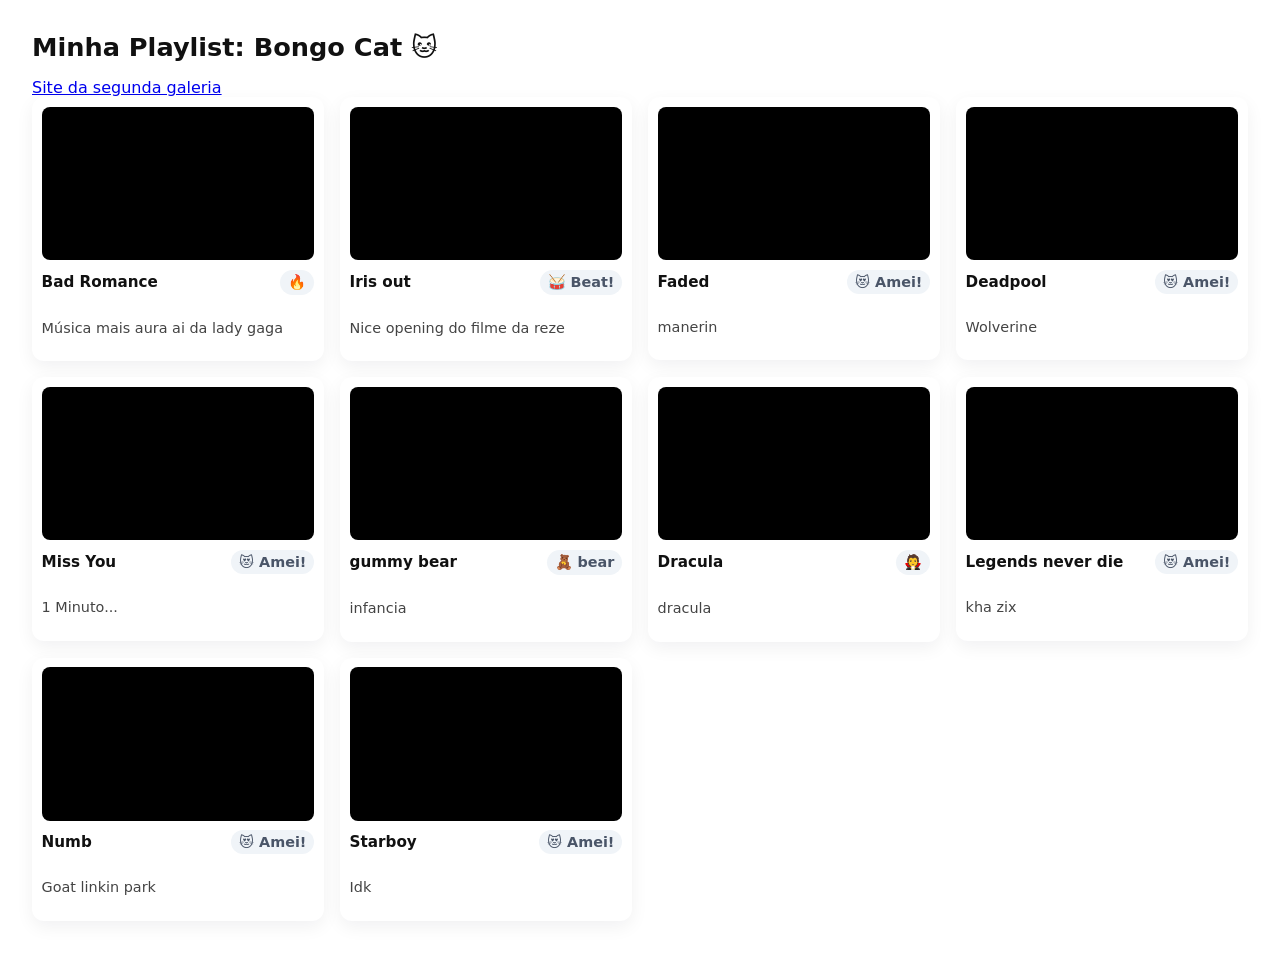
<file: index.html>
<!doctype html>
<html lang="pt-BR">
<head>
  <meta charset="utf-8" />
  <meta name="viewport" content="width=device-width,initial-scale=1" />
  <title>Galeria Bongo Cat</title>
  <link rel="stylesheet" href="style.css">
</head>
<body>
  <h1>Minha Playlist: Bongo Cat 🐱</h1>
  <a href="galeria2.html">Site da segunda galeria</a>
  <section class="grid">
    
<!-- EXEMPLO 1 -->
    <article class="card">
      <div class="video-wrap">
        <iframe width="560" height="315" src="https://www.youtube.com/embed/L9achtCtHnQ?si=B_3c1eyhUU0yQslL" title="YouTube video player" frameborder="0" allow="accelerometer; autoplay; clipboard-write; encrypted-media; gyroscope; picture-in-picture; web-share" referrerpolicy="strict-origin-when-cross-origin" allowfullscreen></iframe>
      </div>
      <div class="meta">
        <div class="title">Bad Romance</div>
        <div class="badge">🔥</div>
      </div>
      <p class="desc">Música mais aura ai da lady gaga</p>
    </article>

    <!-- EXEMPLO 2 -->
    <article class="card">
      <div class="video-wrap">
        <iframe width="560" height="315" src="https://www.youtube.com/embed/6ey6wg0DUMA?si=UrMtUXLuyfcJjKuJ" title="YouTube video player" frameborder="0" allow="accelerometer; autoplay; clipboard-write; encrypted-media; gyroscope; picture-in-picture; web-share" referrerpolicy="strict-origin-when-cross-origin" allowfullscreen></iframe>
      </div>
      <div class="meta">
        <div class="title">Iris out</div>
        <div class="badge">🥁 Beat!</div>
      </div>
      <p class="desc">Nice opening do filme da reze</p>
    </article>

    <!-- EXEMPLO 3 -->
    <article class="card">
      <div class="video-wrap">
       <iframe width="560" height="315" src="https://www.youtube.com/embed/BRGszRJGsY0?si=riq3FZSzao5b-57T" title="YouTube video player" frameborder="0" allow="accelerometer; autoplay; clipboard-write; encrypted-media; gyroscope; picture-in-picture; web-share" referrerpolicy="strict-origin-when-cross-origin" allowfullscreen></iframe>
      </div>
      <div class="meta">
        <div class="title">Faded</div>
        <div class="badge">😻 Amei!</div>
      </div>
      <p class="desc">manerin</p>
    </article>

 <!-- EXEMPLO 4 -->
    <article class="card">
      <div class="video-wrap">
        <iframe width="560" height="315" src="https://www.youtube.com/embed/Iik0py8C40A?si=xwd4sWqDchLhMos-" title="YouTube video player" frameborder="0" allow="accelerometer; autoplay; clipboard-write; encrypted-media; gyroscope; picture-in-picture; web-share" referrerpolicy="strict-origin-when-cross-origin" allowfullscreen></iframe>
      </div>
      <div class="meta">
        <div class="title">Deadpool</div>
        <div class="badge">😻 Amei!</div>
      </div>
      <p class="desc">Wolverine</p>
    </article>

 <!-- EXEMPLO 3 -->
    <article class="card">
      <div class="video-wrap">
        <iframe width="560" height="315" src="https://www.youtube.com/embed/MoWDhKUkMa0?si=ndxt7e551H-smTMG" title="YouTube video player" frameborder="0" allow="accelerometer; autoplay; clipboard-write; encrypted-media; gyroscope; picture-in-picture; web-share" referrerpolicy="strict-origin-when-cross-origin" allowfullscreen></iframe>
      </div>
      <div class="meta">
        <div class="title">Miss You</div>
        <div class="badge">😻 Amei!</div>
      </div>
      <p class="desc">1 Minuto...</p>
    </article>

     <!-- EXEMPLO 3 -->
    <article class="card">
      <div class="video-wrap">
        <iframe width="560" height="315" src="https://www.youtube.com/embed/E8snElUSSUI?si=WCMfyjSMWAMgNBUb" title="YouTube video player" frameborder="0" allow="accelerometer; autoplay; clipboard-write; encrypted-media; gyroscope; picture-in-picture; web-share" referrerpolicy="strict-origin-when-cross-origin" allowfullscreen></iframe>
      </div>
      <div class="meta">
        <div class="title">gummy bear</div>
        <div class="badge">🧸 bear</div>
      </div>
      <p class="desc">infancia</p>
    </article>

     <!-- EXEMPLO 3 -->
    <article class="card">
      <div class="video-wrap">
        <iframe width="560" height="315" src="https://www.youtube.com/embed/GMI5X6oHzkE?si=BBGeOvgDXxwY911a" title="YouTube video player" frameborder="0" allow="accelerometer; autoplay; clipboard-write; encrypted-media; gyroscope; picture-in-picture; web-share" referrerpolicy="strict-origin-when-cross-origin" allowfullscreen></iframe>
      </div>
      <div class="meta">
        <div class="title">Dracula</div>
        <div class="badge">🧛</div>
      </div>
      <p class="desc">dracula</p>
    </article>

     <!-- EXEMPLO 3 -->
    <article class="card">
      <div class="video-wrap">
        <iframe width="560" height="315" src="https://www.youtube.com/embed/CWq7BLWY_e0?si=XQ3UN6OwtqHnFJvH" title="YouTube video player" frameborder="0" allow="accelerometer; autoplay; clipboard-write; encrypted-media; gyroscope; picture-in-picture; web-share" referrerpolicy="strict-origin-when-cross-origin" allowfullscreen></iframe>
      </div>
      <div class="meta">
        <div class="title">Legends never die</div>
        <div class="badge">😻 Amei!</div>
      </div>
      <p class="desc">kha zix</p>
    </article>

     <!-- EXEMPLO 3 -->
    <article class="card">
      <div class="video-wrap">
        <iframe width="560" height="315" src="https://www.youtube.com/embed/x-gQggvKEHw?si=RGUJR9DdXMzfTtyF" title="YouTube video player" frameborder="0" allow="accelerometer; autoplay; clipboard-write; encrypted-media; gyroscope; picture-in-picture; web-share" referrerpolicy="strict-origin-when-cross-origin" allowfullscreen></iframe>
      </div>
      <div class="meta">
        <div class="title">Numb</div>
        <div class="badge">😻 Amei!</div>
      </div>
      <p class="desc">Goat linkin park </p>
    </article>

     <!-- EXEMPLO 3 -->
    <article class="card">
      <div class="video-wrap">
        <iframe width="560" height="315" src="https://www.youtube.com/embed/IUxJtkNE0M8?si=90GuXzs5HvKb-NWH" title="YouTube video player" frameborder="0" allow="accelerometer; autoplay; clipboard-write; encrypted-media; gyroscope; picture-in-picture; web-share" referrerpolicy="strict-origin-when-cross-origin" allowfullscreen></iframe>
      </div>
      <div class="meta">
        <div class="title">Starboy</div>
        <div class="badge">😻 Amei!</div>
      </div>
      <p class="desc">Idk</p>
    </article>

  </section>
</body>
</html>
</file>
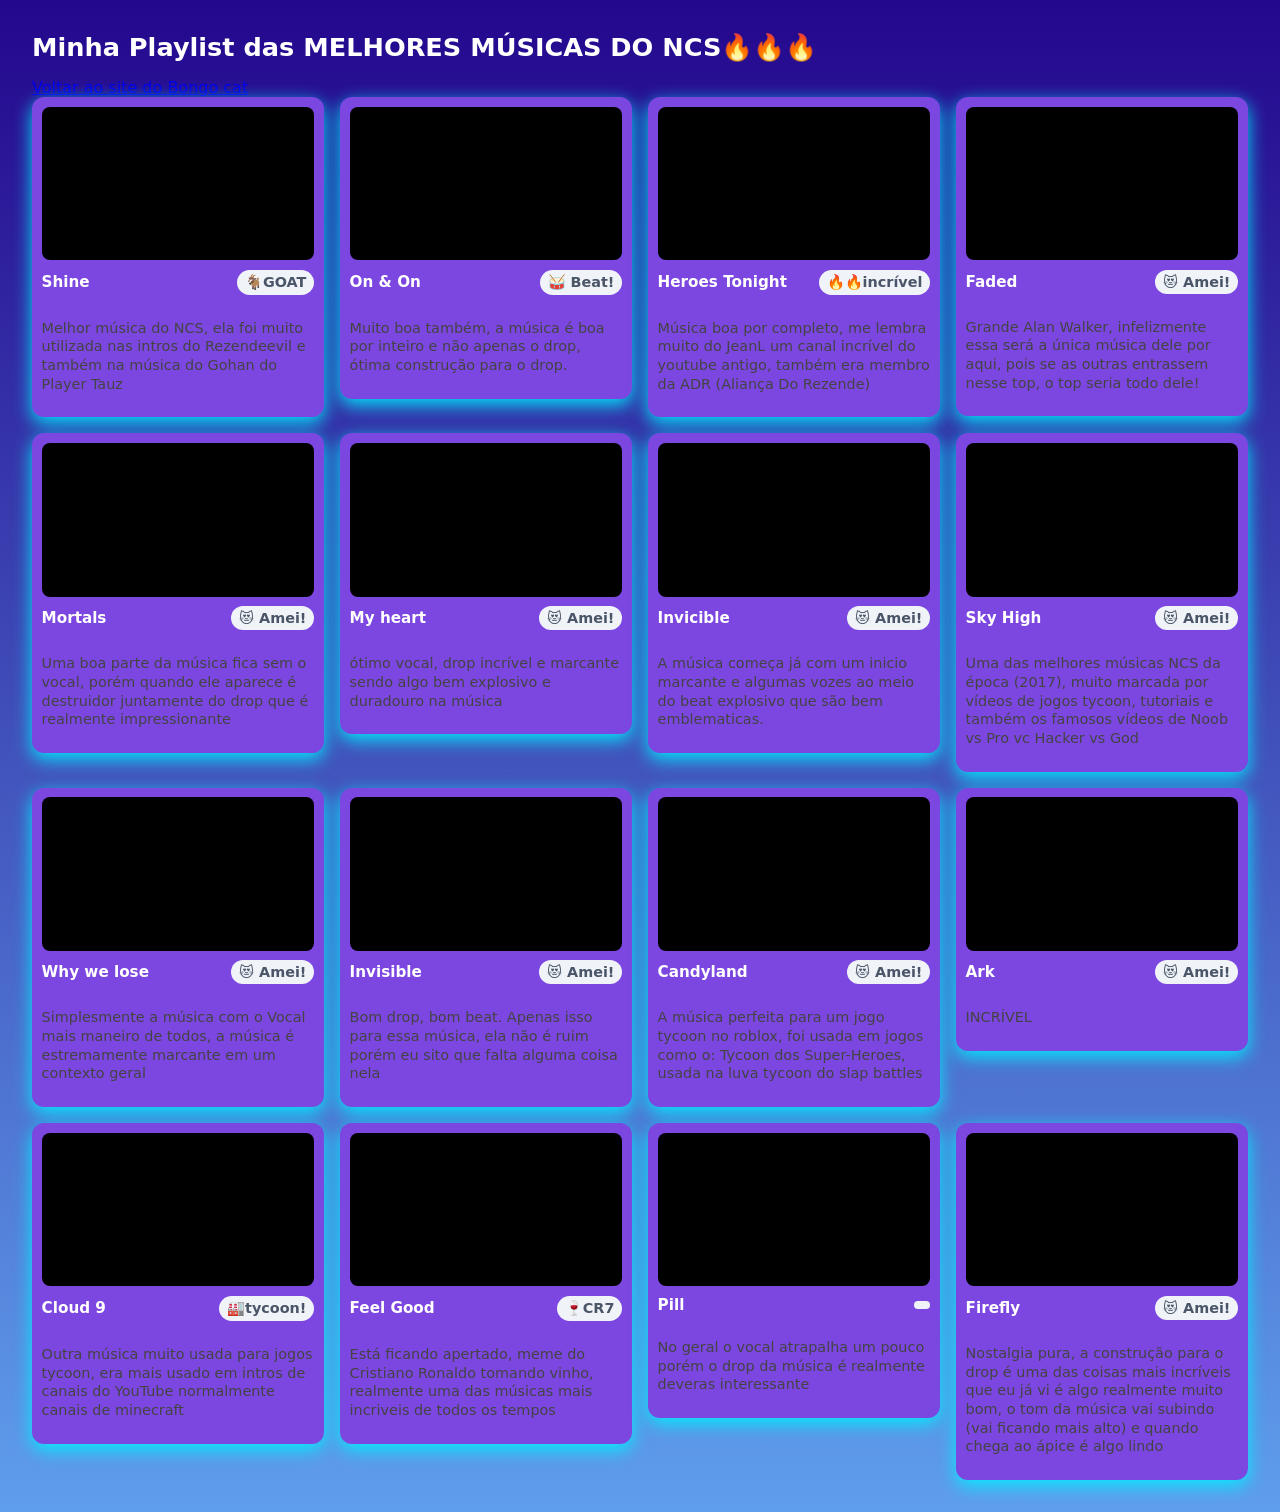
<file: galeria2.html>
<!doctype html>
<html lang="pt-BR">
<head>
  <meta charset="utf-8" />
  <meta name="viewport" content="width=device-width,initial-scale=1" />
  <title>Galeria Bongo Cat</title>
  <link rel="stylesheet" href="style2.css">
</head>
<body>
  <h1>Minha Playlist das MELHORES MÚSICAS DO NCS🔥🔥🔥 </h1>
  <a href="index.html">Voltar ao site do Bongo cat</a>

  <section class="grid">
    

    <article class="card">
      <div class="video-wrap">
        <iframe width="560" height="315" src="https://www.youtube.com/embed/n4tK7LYFxI0?si=qjoF0cGvCEjLDFzX" title="YouTube video player" frameborder="0" allow="accelerometer; autoplay; clipboard-write; encrypted-media; gyroscope; picture-in-picture; web-share" referrerpolicy="strict-origin-when-cross-origin" allowfullscreen></iframe>
      </div>
      <div class="meta">
        <div class="title">Shine</div>
        <div class="badge">🐐GOAT</div>
      </div>
      <p class="desc">Melhor música do NCS, ela foi muito utilizada nas intros do Rezendeevil e também na música do Gohan do Player Tauz</p>
    </article>

    <article class="card">
      <div class="video-wrap">
        <iframe width="560" height="315" src="https://www.youtube.com/embed/K4DyBUG242c?si=FsmmfE1K2RCcrgMc" title="YouTube video player" frameborder="0" allow="accelerometer; autoplay; clipboard-write; encrypted-media; gyroscope; picture-in-picture; web-share" referrerpolicy="strict-origin-when-cross-origin" allowfullscreen></iframe>
      </div>
      <div class="meta">
        <div class="title">On & On</div>
        <div class="badge">🥁 Beat!</div>
      </div>
      <p class="desc">Muito boa também, a música é boa por inteiro e não apenas o drop, ótima construção para o drop.</p>
    </article>

    <article class="card">
      <div class="video-wrap">
        <iframe width="560" height="315" src="https://www.youtube.com/embed/3nQNiWdeH2Q?si=OPvOaDDjgf_zjBnS" title="YouTube video player" frameborder="0" allow="accelerometer; autoplay; clipboard-write; encrypted-media; gyroscope; picture-in-picture; web-share" referrerpolicy="strict-origin-when-cross-origin" allowfullscreen></iframe>
      </div>
      <div class="meta">
        <div class="title">Heroes Tonight</div>
        <div class="badge">🔥🔥incrível</div>
      </div>
      <p class="desc">Música boa por completo, me lembra muito do JeanL um canal incrível do youtube antigo, também era membro da ADR (Aliança Do Rezende)</p>
    </article>

    <article class="card">
      <div class="video-wrap">
        <iframe width="560" height="315" src="https://www.youtube.com/embed/D9syciL3Xsg?si=5aVIG5CD-E0vYFy-" title="YouTube video player" frameborder="0" allow="accelerometer; autoplay; clipboard-write; encrypted-media; gyroscope; picture-in-picture; web-share" referrerpolicy="strict-origin-when-cross-origin" allowfullscreen></iframe>
      </div>
      <div class="meta">
        <div class="title">Faded</div>
        <div class="badge">😻 Amei!</div>
      </div>
      <p class="desc">Grande Alan Walker, infelizmente essa será a única música dele por aqui, pois se as outras entrassem nesse top, o top seria todo dele!</p>
    </article>

    <article class="card">
      <div class="video-wrap">
        <iframe width="560" height="315" src="https://www.youtube.com/embed/yJg-Y5byMMw?si=tSRZ04fV1cmZshqr" title="YouTube video player" frameborder="0" allow="accelerometer; autoplay; clipboard-write; encrypted-media; gyroscope; picture-in-picture; web-share" referrerpolicy="strict-origin-when-cross-origin" allowfullscreen></iframe>
      </div>
      <div class="meta">
        <div class="title">Mortals</div>
        <div class="badge">😻 Amei!</div>
      </div>
      <p class="desc">Uma boa parte da música fica sem o vocal, porém quando ele aparece é destruidor juntamente do drop que é realmente impressionante</p>
    </article>

    <article class="card">
      <div class="video-wrap">
        <iframe width="560" height="315" src="https://www.youtube.com/embed/jK2aIUmmdP4?si=5fHH47980XlMYDgi" title="YouTube video player" frameborder="0" allow="accelerometer; autoplay; clipboard-write; encrypted-media; gyroscope; picture-in-picture; web-share" referrerpolicy="strict-origin-when-cross-origin" allowfullscreen></iframe>
      </div>
      <div class="meta">
        <div class="title">My heart</div>
        <div class="badge">😻 Amei!</div>
      </div>
      <p class="desc">ótimo vocal, drop incrível e marcante sendo algo bem explosivo e duradouro na música</p>
    </article>

    <article class="card">
      <div class="video-wrap">
        <iframe width="560" height="315" src="https://www.youtube.com/embed/J2X5mJ3HDYE?si=67GZU5_n313Vg1JZ" title="YouTube video player" frameborder="0" allow="accelerometer; autoplay; clipboard-write; encrypted-media; gyroscope; picture-in-picture; web-share" referrerpolicy="strict-origin-when-cross-origin" allowfullscreen></iframe>
      </div>
      <div class="meta">
        <div class="title">Invicible</div>
        <div class="badge">😻 Amei!</div>
      </div>
      <p class="desc">A música começa já com um inicio marcante e algumas vozes ao meio do beat explosivo que são bem emblematicas.</p>
    </article>

    <article class="card">
      <div class="video-wrap">
        <iframe width="560" height="315" src="https://www.youtube.com/embed/TW9d8vYrVFQ?si=wB1m5txZXKMmGxUn" title="YouTube video player" frameborder="0" allow="accelerometer; autoplay; clipboard-write; encrypted-media; gyroscope; picture-in-picture; web-share" referrerpolicy="strict-origin-when-cross-origin" allowfullscreen></iframe>
      </div>
      <div class="meta">
        <div class="title">Sky High</div>
        <div class="badge">😻 Amei!</div>
      </div>
      <p class="desc">Uma das melhores músicas NCS da época (2017), muito marcada por vídeos de jogos tycoon, tutoriais e também os famosos vídeos de Noob vs Pro vc Hacker vs God</p>
    </article>

    <article class="card">
      <div class="video-wrap">
        <iframe width="560" height="315" src="https://www.youtube.com/embed/zyXmsVwZqX4?si=Ryr1TlpgqISbt6NC" title="YouTube video player" frameborder="0" allow="accelerometer; autoplay; clipboard-write; encrypted-media; gyroscope; picture-in-picture; web-share" referrerpolicy="strict-origin-when-cross-origin" allowfullscreen></iframe>
      </div>
      <div class="meta">
        <div class="title">Why we lose</div>
        <div class="badge">😻 Amei!</div>
      </div>
      <p class="desc">Simplesmente a música com o Vocal mais maneiro de todos, a música é estremamente marcante em um contexto geral</p>
    </article>


    <article class="card">
      <div class="video-wrap">
        <iframe width="560" height="315" src="https://www.youtube.com/embed/QglaLzo_aPk?si=str_RnuCPkO3FTLL" title="YouTube video player" frameborder="0" allow="accelerometer; autoplay; clipboard-write; encrypted-media; gyroscope; picture-in-picture; web-share" referrerpolicy="strict-origin-when-cross-origin" allowfullscreen></iframe>
      </div>
      <div class="meta">
        <div class="title">Invisible</div>
        <div class="badge">😻 Amei!</div>
      </div>
      <p class="desc">Bom drop, bom beat. Apenas isso para essa música, ela não é ruim porém eu sito que falta alguma coisa nela</p>
    </article>

    <article class="card">
      <div class="video-wrap">
        <iframe width="560" height="315" src="https://www.youtube.com/embed/bJ-ldzTkJEA?si=TNCsg9K-PpxHWqKp" title="YouTube video player" frameborder="0" allow="accelerometer; autoplay; clipboard-write; encrypted-media; gyroscope; picture-in-picture; web-share" referrerpolicy="strict-origin-when-cross-origin" allowfullscreen></iframe>
      </div>
      <div class="meta">
        <div class="title">Candyland</div>
        <div class="badge">😻 Amei!</div>
      </div>
      <p class="desc">A música perfeita para um jogo tycoon no roblox, foi usada em jogos como o: Tycoon dos Super-Heroes, usada na luva tycoon do slap battles</p>
    </article>

    <article class="card">
      <div class="video-wrap">
        <iframe width="560" height="315" src="https://www.youtube.com/embed/IVSDjqQnnuY?si=Ltje0Azjz-duR8HP" title="YouTube video player" frameborder="0" allow="accelerometer; autoplay; clipboard-write; encrypted-media; gyroscope; picture-in-picture; web-share" referrerpolicy="strict-origin-when-cross-origin" allowfullscreen></iframe>
      </div>
      <div class="meta">
        <div class="title">Ark</div>
        <div class="badge">😻 Amei!</div>
      </div>
      <p class="desc">INCRÍVEL</p>
    </article>

    <article class="card">
      <div class="video-wrap">
        <iframe width="560" height="315" src="https://www.youtube.com/embed/FZa2yA7r-T0?si=RH-A7gUJEWbYT_im" title="YouTube video player" frameborder="0" allow="accelerometer; autoplay; clipboard-write; encrypted-media; gyroscope; picture-in-picture; web-share" referrerpolicy="strict-origin-when-cross-origin" allowfullscreen></iframe>
      </div>
      <div class="meta">
        <div class="title">Cloud 9</div>
        <div class="badge">🏭tycoon!</div>
      </div>
      <p class="desc">Outra música muito usada para jogos tycoon, era mais usado em intros de canais do YouTube normalmente canais de minecraft</p>
    </article>

    <article class="card">
      <div class="video-wrap">
       <iframe width="560" height="315" src="https://www.youtube.com/embed/q1ULJ92aldE?si=xe6TiMQzgdZ5TcHd" title="YouTube video player" frameborder="0" allow="accelerometer; autoplay; clipboard-write; encrypted-media; gyroscope; picture-in-picture; web-share" referrerpolicy="strict-origin-when-cross-origin" allowfullscreen></iframe>
      </div>
      <div class="meta">
        <div class="title">Feel Good</div>
        <div class="badge">🍷CR7</div>
      </div>
      <p class="desc">Está ficando apertado, meme do Cristiano Ronaldo tomando vinho, realmente uma das músicas mais incriveis de todos os tempos</p>
    </article>

    <article class="card">
      <div class="video-wrap">
       <iframe width="560" height="315" src="https://www.youtube.com/embed/CLiXUT3MS34?si=ECvn88Nxop3xTb1G" title="YouTube video player" frameborder="0" allow="accelerometer; autoplay; clipboard-write; encrypted-media; gyroscope; picture-in-picture; web-share" referrerpolicy="strict-origin-when-cross-origin" allowfullscreen></iframe>
      </div>
      <div class="meta">
        <div class="title">Pill</div>
        <div class="badge"></div>
      </div>
      <p class="desc">No geral o vocal atrapalha um pouco porém o drop da música é realmente deveras interessante</p>
    </article>

    <article class="card">
      <div class="video-wrap">
       <iframe width="560" height="315" src="https://www.youtube.com/embed/x_OwcYTNbHs?si=M0toDhekFaIkirAV" title="YouTube video player" frameborder="0" allow="accelerometer; autoplay; clipboard-write; encrypted-media; gyroscope; picture-in-picture; web-share" referrerpolicy="strict-origin-when-cross-origin" allowfullscreen></iframe>
      </div>
      <div class="meta">
        <div class="title">Firefly</div>
        <div class="badge">😻 Amei!</div>
      </div>
      <p class="desc">Nostalgia pura, a construção para o drop é uma das coisas mais incríveis que eu já vi é algo realmente muito bom, o tom da música vai subindo (vai ficando mais alto) e quando chega ao ápice é algo lindo</p>
    </article>
   </section>
</body>
</html>
</file>
<file: style.css>
:root{
  --gap: 1rem;
  --card-bg: #ffffff;
  --radius: 12px;
}
body{
  font-family: system-ui, -apple-system, sans-serif;
  background: linear-gradient(180deg,0#f6f7fb,#eef2f7);
  margin: 0;
  padding: 2rem;
  color: #111;
}

h1{ margin: 0 0 1rem 0; font-size: 1.6rem; }

.grid{
  display: grid;
  grid-template-columns: repeat(auto-fit, minmax(260px, 1fr));
  gap: var(--gap);
  align-items: start;
}

.card{
  background: var(--card-bg);
  border-radius: var(--radius);
  padding: 0.6rem;
  box-shadow: 0 6px 18px rgba(15,20,30,0.06);
  transition: transform .18s ease;
  display: flex;
  flex-direction: column;
  gap: .6rem;
}
.card:hover{
  transform: translateY(-6px);
  box-shadow: 0 12px 30px rgba(15,20,30,0.12);
}

.video-wrap{
  position: relative;
  width: 100%;
  padding-top: 56.25%; /* Mantém proporção 16:9 */
  border-radius: calc(var(--radius) - 4px);
  overflow: hidden;
  background: #000;
}
/* O CSS abaixo garante que o iframe colado ocupe todo o espaço */
.video-wrap iframe{
  position: absolute;
  inset: 0;
  width: 100%;
  height: 100%;
  border: 0;
}

.meta{
  display:flex;
  justify-content: space-between;
  align-items: center;
  gap: .5rem;
  font-size: .95rem;
}
.title{ font-weight: 600; }

.desc{
  font-size: .9rem;
  color: #444;
  line-height: 1.3;
}

.badge{
  background: #f0f4f8;
  padding: .25rem .5rem;
  border-radius: 999px;
  font-size: 0.9rem;
  font-weight: 600;
  color: #4a5568;
}
</file>
<file: style2.css>
:root{
  --gap: 1rem;
  --card-bg: #7c46e0;
  --radius: 12px;
}
body{
  font-family: system-ui, -apple-system, sans-serif;
  background: linear-gradient(180deg, #24078d, #5f9eec);
  margin: 0;
  padding: 2rem;
  color: #ffffff;
}

h1{ margin: 0 0 1rem 0; font-size: 1.6rem; }

.grid{
  display: grid;
  grid-template-columns: repeat(auto-fit, minmax(260px, 1fr));
  gap: var(--gap);
  align-items: start;
}

.card{
  background: var(--card-bg);
  border-radius: var(--radius);
  padding: 0.6rem;
  box-shadow: 0 6px 18px rgba(0, 238, 255, 0.952);
  transition: transform .18s ease;
  display: flex;
  flex-direction: column;
  gap: .6rem;
}
.card:hover{
  transform: translateY(-6px);
  box-shadow: 0 12px 30px rgba(15,20,30,0.12);
}

.video-wrap{
  position: relative;
  width: 100%;
  padding-top: 56.25%; /* Mantém proporção 16:9 */
  border-radius: calc(var(--radius) - 4px);
  overflow: hidden;
  background: #000;
}
/* O CSS abaixo garante que o iframe colado ocupe todo o espaço */
.video-wrap iframe{
  position: absolute;
  inset: 0;
  width: 100%;
  height: 100%;
  border: 0;
}

.meta{
  display:flex;
  justify-content: space-between;
  align-items: center;
  gap: .5rem;
  font-size: .95rem;
}
.title{ font-weight: 600; }

.desc{
  font-size: .9rem;
  color: #444;
  line-height: 1.3;
}

.badge{
  background: #f0f4f8;
  padding: .25rem .5rem;
  border-radius: 999px;
  font-size: 0.9rem;
  font-weight: 600;
  color: #4a5568;
}
</file>
